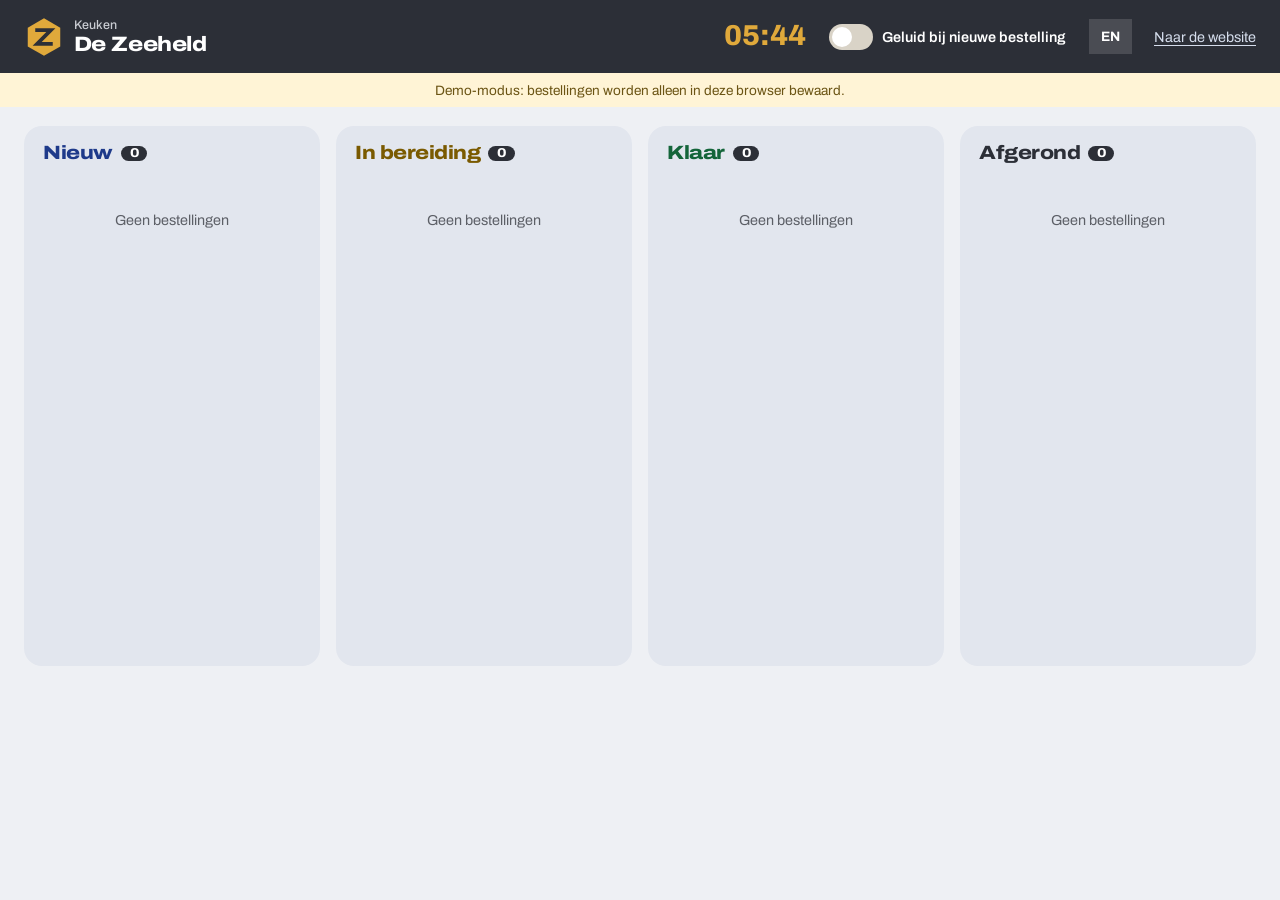
<file: keuken.html>
<!doctype html>
<html lang="nl">
<head>
  <meta charset="utf-8">
  <meta name="viewport" content="width=device-width, initial-scale=1">
  <meta name="robots" content="noindex, nofollow">
  <title>Keuken · Cafetaria De Zeeheld</title>
  <link rel="icon" href="img/favicon.svg" type="image/svg+xml">
  <link rel="preconnect" href="https://fonts.googleapis.com">
  <link rel="preconnect" href="https://fonts.gstatic.com" crossorigin>
  <link href="https://fonts.googleapis.com/css2?family=Archivo:wdth,wght@62..125,400..900&display=swap" rel="stylesheet">
  <link rel="stylesheet" href="css/style.css">
  <link rel="stylesheet" href="css/order.css">
  <link rel="stylesheet" href="css/kitchen.css">
</head>
<body class="kitchen">
  <header class="k-header">
    <div class="k-header__inner">
      <a href="index.html" class="logo logo--light">
        <img src="img/favicon.svg" alt="" width="40" height="40">
        <span class="logo__text"><small data-i18n="k.title">Keuken</small>De Zeeheld</span>
      </a>
      <div class="k-header__meta">
        <span class="k-clock" id="clock">--:--</span>
        <label class="toggle toggle--light">
          <input type="checkbox" id="sound">
          <span class="toggle__track"></span>
          <span data-i18n="k.sound">Geluid bij nieuwe bestelling</span>
        </label>
        <button class="lang lang--light" id="lang" type="button">EN</button>
        <a class="k-back" href="index.html" data-i18n="k.back">Naar de website</a>
      </div>
    </div>
    <p class="k-demo" data-i18n="k.demo">Demo-modus: bestellingen worden alleen in deze browser bewaard.</p>
  </header>

  <main class="board" id="board"></main>

  <script src="js/i18n.js"></script>
  <script src="js/shop.js"></script>
  <script src="js/kitchen.js"></script>
</body>
</html>
</file>
<file: css/style.css>
/*
  De Zeeheld: de huisstijl komt van de vloer van de zaak.
  Zeshoekige tegels in mosterd, oranje, leisteen en lichtgrijs, met witte muren erboven.
  Vlakken worden gescheiden door een stap in kleur, niet door lijnen of schaduwen.
*/
:root {
  --white: #fbfaf8;        /* de muren */
  --tile-light: #efebe4;   /* lichte tegel, een stap donkerder dan de muur */
  --tile-grey: #d9d3c7;
  --stone: #a9a49b;
  --mustard: #e0a93b;
  --mustard-light: #f0c870;
  --mustard-dark: #a87a1c;
  --mustard-soft: #f6e7c4;
  --orange: #d46a2c;
  --orange-deep: #b54e1b;  /* knoppen en het kortingsvlak */
  --slate: #3f4350;        /* donkere tegel */
  --slate-2: #2c2f37;      /* stoelen */
  --ink: #26282e;
  --muted: #5c5f66;
  --line: #dcd6cb;
  --paper: #ffffff;
  --green: #2f7d55;
  --radius: 0;
  --shadow: 0 18px 40px -16px rgba(38, 40, 46, .45);  /* alleen voor wat echt zweeft */
  --ease-out: cubic-bezier(.16, 1, .3, 1);
  --font-display: "Archivo", system-ui, sans-serif;
  --font-body: "Archivo", system-ui, -apple-system, "Segoe UI", sans-serif;
}

*, *::before, *::after { box-sizing: border-box; }
html { scroll-behavior: smooth; scroll-padding-top: 84px; scrollbar-color: var(--slate) var(--tile-light); }
body {
  margin: 0;
  font-family: var(--font-body);
  font-size: 17px;
  line-height: 1.55;
  color: var(--ink);
  background: var(--white);
  caret-color: var(--orange-deep);
  -webkit-font-smoothing: antialiased;
}
::selection { background: var(--mustard); color: var(--ink); }
img, svg { display: block; max-width: 100%; }
a { color: inherit; text-underline-offset: .2em; text-decoration-thickness: 1px; }
h1, h2, h3 {
  font-family: var(--font-display);
  font-weight: 800; font-stretch: 118%;
  line-height: .98; letter-spacing: -.025em;
  margin: 0; text-wrap: balance;
}
h2 { font-size: clamp(2.3rem, 5vw, 4rem); color: var(--slate-2); }
:focus-visible { outline: 3px solid var(--orange); outline-offset: 2px; }

.container { width: min(1200px, 100% - 32px); margin-inline: auto; }
.section-head { margin-bottom: 2.6rem; max-width: 46rem; }
.section-lead { max-width: 40rem; margin: 1rem 0 0; font-size: 1.12rem; }

.ico { width: 20px; height: 20px; flex: none; fill: none; stroke: currentColor; stroke-width: 2; stroke-linecap: round; stroke-linejoin: round; }

/* Knoppen: vlak, één kleur, rechte hoeken zoals een tegel */
.btn {
  display: inline-flex; align-items: center; justify-content: center; gap: .5rem;
  padding: .95rem 1.6rem;
  border-radius: var(--radius);
  font: inherit; font-weight: 700;
  text-decoration: none;
  border: 2px solid transparent;
  cursor: pointer;
  transition: transform .15s var(--ease-out), background .15s ease, color .15s ease;
}
.btn:active { transform: translateY(2px) scale(.98); }
.btn--primary { background: var(--orange-deep); color: #fff; }
.btn--primary:hover { background: #973f14; }
.btn--outline { color: var(--slate-2); border-color: var(--slate-2); }
.btn--outline:hover { background: var(--slate-2); color: #fff; }

/* Bovenbalk */
.topbar { background: var(--slate-2); color: #d4d6db; font-size: .85rem; }
.topbar__inner { display: flex; justify-content: space-between; align-items: center; gap: 1rem; padding: .45rem 0; }
.topbar__phone { display: inline-flex; align-items: center; gap: .4rem; text-decoration: none; font-weight: 700; color: #fff; white-space: nowrap; }
.topbar__phone .ico { width: 15px; height: 15px; }
.status { display: inline-flex; align-items: center; gap: .5rem; }
.status__dot { width: 9px; height: 9px; border-radius: 50%; background: #9aa0a8; flex: none; }
.status.is-open .status__dot { background: #5ad48a; box-shadow: 0 0 0 0 rgba(90,212,138,.7); animation: pulse 2s infinite; }
.status.is-closed .status__dot { background: #f08a5e; }
@keyframes pulse { 70% { box-shadow: 0 0 0 8px rgba(90,212,138,0); } 100% { box-shadow: 0 0 0 0 rgba(90,212,138,0); } }

/* Header */
.header {
  position: sticky; top: 0; z-index: 50;
  background: var(--white);
  transition: box-shadow .2s;
}
.header.is-scrolled { box-shadow: 0 10px 24px -18px rgba(38,40,46,.55); }
.header__inner { display: flex; align-items: center; justify-content: space-between; height: 72px; gap: 1rem; }
.logo { display: flex; align-items: center; gap: .6rem; text-decoration: none; color: var(--slate-2); }
.logo__text { font-weight: 800; font-stretch: 118%; font-size: 1.3rem; line-height: 1; letter-spacing: -.02em; }
.logo__text small { display: block; font-weight: 500; font-stretch: 100%; font-size: .78rem; letter-spacing: 0; color: var(--muted); margin-bottom: 3px; }

.nav { display: flex; gap: 1.8rem; }
.nav a { text-decoration: none; font-weight: 500; color: var(--slate-2); position: relative; }
.nav a::after { content: ""; position: absolute; left: 0; right: 100%; bottom: -5px; height: 3px; background: var(--mustard); transition: right .25s var(--ease-out); }
.nav a:hover::after, .nav a:focus-visible::after { right: 0; }

.header__actions { display: flex; align-items: center; gap: .5rem; }
.lang {
  font: inherit; font-size: .85rem; font-weight: 700;
  padding: .45rem .75rem; border-radius: var(--radius);
  border: 0; background: var(--tile-light); color: var(--slate-2); cursor: pointer;
  transition: background .15s, color .15s;
}
.lang:hover { background: var(--slate-2); color: #fff; }
.burger { display: none; width: 44px; height: 44px; border: 0; background: transparent; cursor: pointer; padding: 10px; }
.burger span { display: block; height: 3px; margin: 5px 0; background: var(--slate-2); transition: transform .2s, opacity .2s; }
.burger[aria-expanded="true"] span:nth-child(1) { transform: translateY(8px) rotate(45deg); }
.burger[aria-expanded="true"] span:nth-child(2) { opacity: 0; }
.burger[aria-expanded="true"] span:nth-child(3) { transform: translateY(-8px) rotate(-45deg); }

/* Hero */
.hero__inner {
  display: grid; grid-template-columns: .9fr 1.1fr; gap: 2.4rem 3.5rem;
  align-items: start;
  padding-block: 2.8rem 3.5rem;
}
.hero__title {
  grid-column: 1 / -1;
  font-size: clamp(2.4rem, 8.4vw, 7.4rem);
  line-height: .92; letter-spacing: -.035em;
  color: var(--slate-2);
}
.hero__lead { font-size: 1.15rem; max-width: 33rem; margin: 0 0 2.1rem; }
.hero__cta { display: flex; flex-wrap: wrap; gap: .8rem; }
.hero__ready {
  display: inline-block;
  margin: 1.2rem 0 0; padding: .55rem .9rem;
  background: var(--mustard-soft); color: var(--slate-2);
  font-weight: 700;
}
.hero__ready[hidden] { display: none; }
.hero__meta { display: flex; flex-wrap: wrap; align-items: center; gap: .6rem 1.6rem; margin-top: 1.6rem; color: var(--muted); font-size: .95rem; }
.rating { display: inline-flex; align-items: center; gap: .45rem; text-decoration: none; }
.rating:hover strong { text-decoration: underline; }
.rating strong { color: var(--slate-2); }
.price { font-weight: 500; }

.hero__photo { position: relative; margin: 0; aspect-ratio: 5 / 4; overflow: hidden; background: var(--tile-grey); }
.hero__photo img { width: 100%; height: 100%; object-fit: cover; object-position: 30% 60%; }
.hero__photo figcaption { position: absolute; left: 0; bottom: 0; padding: .35rem .7rem; background: var(--white); font-size: .8rem; color: var(--muted); }

/* Sterren: grijze rij met een gekleurde rij erover, afgekapt op de score */
.stars {
  --percent: calc(var(--rating) / 5 * 100%);
  position: relative; display: inline-block;
  font-size: 1.05rem; letter-spacing: 2px; line-height: 1;
  color: var(--tile-grey); white-space: nowrap;
}
.stars::before {
  content: "★★★★★";
  position: absolute; left: 0; top: 0;
  width: var(--percent); overflow: hidden;
  color: var(--mustard);
}
.stars--lg { font-size: 1.5rem; }

/* De tegelvloer, door main.js gelegd. Zonder script blijft het een effen vlak. */
.floor { height: 150px; background: var(--slate); overflow: hidden; }
.floor svg { width: 100%; height: 100%; }
.floor polygon { transform-box: fill-box; transform-origin: center; }
@media (prefers-reduced-motion: no-preference) {
  .floor.is-laying polygon { animation: lay .6s var(--ease-out) both; animation-delay: calc(var(--d) * 1ms); }
  .hero__text > * { animation: rise .8s var(--ease-out) both; }
  .hero__title { animation: rise .8s var(--ease-out) both; }
  .hero__text > :nth-child(1) { animation-delay: .08s; }
  .hero__text > :nth-child(2) { animation-delay: .15s; }
  .hero__text > :nth-child(3) { animation-delay: .22s; }
  .hero__text > :nth-child(4) { animation-delay: .29s; }
  .hero__photo img { animation: settle 1.6s .1s var(--ease-out) both; }
}
@keyframes lay { from { transform: scale(.2) rotate(-30deg); opacity: 0; } to { transform: none; opacity: 1; } }
@keyframes rise { from { transform: translateY(22px); opacity: 0; } to { transform: none; opacity: 1; } }
@keyframes settle { from { transform: scale(1.07); } to { transform: none; } }

/* Diensten: vier feiten op de lichte tegel */
.services { background: var(--tile-light); }
.services__grid { display: grid; grid-template-columns: repeat(4, 1fr); gap: 2rem; padding-block: 1.8rem; }
.service strong { display: block; font-weight: 800; font-stretch: 112%; font-size: 1.15rem; color: var(--slate-2); line-height: 1.2; }
.service small { font-size: .92rem; }

/* Ledenkorting: een vol oranje vlak */
.promo { background: var(--orange-deep); color: #fff; }
.promo__inner {
  display: grid; grid-template-columns: auto 1fr auto; align-items: center; gap: 1.5rem 3rem;
  padding-block: 3.5rem;
}
.promo__badge {
  font-weight: 900; font-stretch: 125%;
  font-size: clamp(4rem, 10vw, 8.5rem); line-height: .85; letter-spacing: -.04em;
  color: var(--mustard-light);
}
.promo__text h2 { color: #fff; font-size: clamp(1.7rem, 3.2vw, 2.6rem); }
.promo__text p { margin: .7rem 0 0; color: #fff; max-width: 34rem; }
.promo .btn--primary { background: var(--slate-2); }
.promo .btn--primary:hover { background: #000; }

/* Menu */
.menu { padding: 8rem 0 5rem; }
.menu__tools {
  position: sticky; top: 72px; z-index: 20;
  background: var(--white);
  padding: .9rem 0;
  margin-bottom: 1.6rem;
}
.chips { display: flex; gap: .45rem; overflow-x: auto; scrollbar-width: none; padding-bottom: .2rem; }
.chips::-webkit-scrollbar { display: none; }
.chip {
  flex: none;
  font: inherit; font-size: .92rem; font-weight: 600;
  padding: .55rem 1rem; border-radius: var(--radius);
  border: 0; background: var(--tile-light); color: var(--slate-2);
  cursor: pointer; white-space: nowrap;
  transition: background .15s, color .15s;
}
.chip:hover { background: var(--tile-grey); }
.chip.is-active { background: var(--slate-2); color: #fff; }
.menu__filters { display: flex; flex-wrap: wrap; align-items: center; gap: 1rem 1.5rem; margin-top: .8rem; }
.search {
  flex: 1 1 260px; max-width: 380px;
  display: flex; align-items: center; gap: .55rem;
  padding: .6rem .9rem; border-radius: var(--radius);
  background: var(--paper); border: 2px solid var(--tile-grey);
  color: var(--muted);
}
.search:focus-within { border-color: var(--slate-2); }
.search input { border: 0; outline: 0; background: transparent; font: inherit; width: 100%; color: var(--ink); }
.search input::placeholder { color: var(--muted); }
.toggle { display: inline-flex; align-items: center; gap: .6rem; font-weight: 600; color: var(--slate-2); cursor: pointer; user-select: none; }
.toggle input { position: absolute; opacity: 0; pointer-events: none; }
.toggle__track { width: 44px; height: 26px; border-radius: 999px; background: var(--tile-grey); position: relative; transition: background .2s; }
.toggle__track::after { content: ""; position: absolute; top: 3px; left: 3px; width: 20px; height: 20px; border-radius: 50%; background: #fff; transition: transform .2s var(--ease-out); }
.toggle input:checked + .toggle__track { background: var(--green); }
.toggle input:checked + .toggle__track::after { transform: translateX(18px); }
.toggle input:focus-visible + .toggle__track { outline: 3px solid var(--orange); outline-offset: 2px; }

.menu__grid { columns: 2 380px; column-gap: 1.5rem; }

/* Elke categorie krijgt de kleur van een andere tegel */
.cat {
  --cat-bg: var(--mustard); --cat-fg: var(--slate-2);
  break-inside: avoid;
  background: var(--tile-light);
  overflow: hidden;
  margin-bottom: 1.5rem;
}
.cat:nth-child(4n+2) { --cat-bg: var(--slate); --cat-fg: #fff; }
.cat:nth-child(4n+3) { --cat-bg: var(--orange-deep); --cat-fg: #fff; }
.cat:nth-child(4n+4) { --cat-bg: var(--tile-grey); --cat-fg: var(--slate-2); }
.cat__head {
  display: flex; align-items: baseline; gap: .8rem;
  padding: 1.1rem 1.4rem 1rem;
  background: var(--cat-bg); color: var(--cat-fg);
}
.cat h3 { font-size: 1.65rem; }
.cat__count { margin-left: auto; font-size: .85rem; font-weight: 600; white-space: nowrap; }
.cat__note { margin: 1rem 1.4rem 0; padding: .6rem .9rem; background: var(--mustard-soft); font-size: .9rem; color: #5c4710; }
.cat ul { list-style: none; margin: 0; padding: .7rem 1.4rem 1rem; }
.item { display: flex; align-items: baseline; gap: .5rem; padding: .38rem 0; }
.item__name { font-weight: 500; }
.item__dots { flex: 1; border-bottom: 2px dotted var(--stone); transform: translateY(-4px); min-width: 1rem; }
.item__price { font-weight: 700; color: var(--slate-2); font-variant-numeric: tabular-nums; white-space: nowrap; }
.veg { display: inline-block; margin-left: .35rem; font-size: .68rem; font-weight: 700; color: #fff; background: var(--green); padding: .05rem .32rem; vertical-align: 2px; }
mark { background: var(--mustard-light); color: inherit; padding: 0 1px; }
.menu__empty { text-align: center; color: var(--muted); padding: 2rem 0; }

.cat__photo { position: relative; margin: 0; aspect-ratio: 16 / 9; overflow: hidden; background: var(--tile-grey); }
.cat__photo img { width: 100%; height: 100%; object-fit: cover; }
.cat__photo figcaption { position: absolute; right: 0; bottom: 0; font-size: .72rem; color: var(--muted); background: var(--white); padding: .15rem .5rem; }

.extras { margin-top: .5rem; padding: 1.6rem 1.8rem; background: var(--mustard); color: var(--slate-2); }
.extras strong { font-weight: 800; font-stretch: 112%; font-size: 1.35rem; line-height: 1.2; }
.extras p { margin: .35rem 0 0; }
.menu__legal { margin-top: 1rem; font-size: .85rem; color: var(--muted); }

/* Reviews: op de donkere tegel */
.reviews { padding: 7.5rem 0; background: var(--slate); color: #eceef1; }
.reviews h2 { color: #fff; }
.reviews__head { display: flex; flex-wrap: wrap; justify-content: space-between; align-items: flex-end; gap: 1.5rem; margin-bottom: 3.5rem; }
.reviews__head .section-head { margin: 0; }
.score { display: flex; align-items: center; gap: 1rem; }
.score > strong { font-weight: 900; font-stretch: 125%; font-size: 5rem; color: var(--mustard); line-height: .9; letter-spacing: -.04em; }
.score small { display: block; color: #d4d6db; }
.reviews .stars { color: rgba(255,255,255,.25); }
.reviews__grid { display: grid; grid-template-columns: repeat(3, 1fr); gap: 3rem; }
.review { margin: 0; display: flex; flex-direction: column; gap: 1.2rem; }
.review blockquote { margin: 0; flex: 1; font-weight: 600; font-stretch: 106%; font-size: 1.4rem; line-height: 1.3; letter-spacing: -.01em; color: #fff; }
.review figcaption { display: flex; align-items: center; gap: .6rem; font-weight: 700; color: #fff; }
.review figcaption small { font-weight: 400; color: #d4d6db; }
.avatar { width: 36px; height: 36px; border-radius: 50%; background: var(--mustard); color: var(--slate-2); display: grid; place-items: center; font-size: .75rem; font-weight: 800; }

/* Galerij */
.gallery { padding: 7.5rem 0 1rem; }
.gallery__grid { display: grid; grid-template-columns: repeat(3, 1fr); grid-auto-rows: 210px; gap: .6rem; }
.gallery__item { position: relative; padding: 0; border: 0; cursor: zoom-in; overflow: hidden; background: var(--tile-grey); }
.gallery__item img { width: 100%; height: 100%; object-fit: cover; transition: transform .7s var(--ease-out); }
.gallery__item:hover img, .gallery__item:focus-visible img { transform: scale(1.04); }
.gallery__item:focus-visible { outline: 3px solid var(--orange); outline-offset: 3px; }
.gallery__item--big { grid-column: span 2; grid-row: span 2; }

.lightbox {
  position: fixed; inset: 0; z-index: 120;
  display: flex; align-items: center; justify-content: center; gap: 1rem;
  padding: 16px;
  background: rgba(34, 36, 42, .95);
}
.lightbox[hidden] { display: none; }
.lightbox__figure { margin: 0; max-width: min(1000px, 100%); text-align: center; }
.lightbox__figure img { max-width: 100%; max-height: 78vh; margin: 0 auto; }
.lightbox__figure figcaption { margin-top: .8rem; color: #d4d6db; font-size: .95rem; }
.lightbox__btn {
  flex: none; width: 48px; height: 48px; border-radius: 50%;
  border: 0; background: rgba(255,255,255,.14); color: #fff;
  cursor: pointer; display: grid; place-items: center;
  transition: background .15s;
}
.lightbox__btn .ico { width: 24px; height: 24px; }
.lightbox__btn:hover { background: rgba(255,255,255,.28); }
.lightbox__close { position: absolute; top: 16px; right: 16px; }

/* Info */
.info { padding: 6rem 0 7rem; }
.info__grid { display: grid; grid-template-columns: 1fr 1fr; gap: 1.5rem; }
.card { background: var(--tile-light); padding: 2rem; }
.card h2 { font-size: 2.3rem; margin-bottom: 1.3rem; }

/* Openingstijden op de mosterdgele tegel */
.hours { align-self: start; background: var(--mustard); color: var(--slate-2); }
.hours table { width: 100%; border-collapse: collapse; }
.hours td { padding: .65rem .55rem; border-bottom: 2px solid rgba(44,47,55,.12); }
.hours tr:last-child td { border-bottom: 0; }
.hours td:last-child { text-align: right; font-variant-numeric: tabular-nums; font-weight: 600; }
.hours tr.is-today td { font-weight: 800; background: var(--slate-2); color: #fff; }
.today-tag { margin-left: .5rem; font-size: .75rem; font-weight: 700; background: var(--mustard); color: var(--slate-2); padding: .05rem .4rem; vertical-align: 1px; }

.contact__photo { position: relative; margin: -2rem -2rem 1.5rem; aspect-ratio: 16 / 9; overflow: hidden; }
.contact__photo img { width: 100%; height: 100%; object-fit: cover; object-position: center 35%; }
.contact__photo figcaption { position: absolute; left: 0; bottom: 0; padding: .3rem .7rem; background: var(--slate-2); color: #fff; font-size: .82rem; font-weight: 500; }
.contact__list { list-style: none; margin: 0 0 1.5rem; padding: 0; display: grid; gap: 1.1rem; }
.contact__list li { display: flex; gap: .9rem; align-items: flex-start; }
.contact__list li > .ico { margin-top: .2rem; color: var(--orange-deep); }
.contact__list a { text-decoration: none; color: var(--slate-2); }
.contact__list a:hover { text-decoration: underline; }
.contact__list small { color: var(--muted); }
.contact__cta { display: flex; flex-wrap: wrap; gap: .8rem; }

.map { grid-column: 1 / -1; overflow: hidden; min-height: 340px; background: var(--tile-light); }
.map iframe { width: 100%; height: 100%; min-height: 340px; border: 0; display: block; }

/* Footer: de vloer komt terug, met de naam over de volle breedte */
.footer { background: var(--slate-2); color: #c9ccd2; padding: 0 0 5.5rem; font-size: .95rem; }
.footer .floor { height: 110px; margin-bottom: 3rem; }
.footer__name {
  margin: 0 0 2.4rem;
  font-weight: 900; font-stretch: 125%;
  font-size: clamp(3rem, 12.5vw, 10.5rem); line-height: .85; letter-spacing: -.045em;
  color: var(--mustard);
}
.footer__inner { display: flex; flex-wrap: wrap; align-items: baseline; justify-content: space-between; gap: .6rem 2rem; }
.footer p { margin: 0; }
.footer a { color: #fff; }
.footer__copy { opacity: .7; font-size: .85rem; }

/* Belknop (mobiel) */
.fab {
  display: none;
  position: fixed; right: 16px; bottom: 16px; z-index: 60;
  width: 58px; height: 58px; border-radius: 50%;
  place-items: center; text-decoration: none;
  background: var(--orange-deep); color: #fff;
  box-shadow: var(--shadow);
}
.fab .ico { width: 24px; height: 24px; }

@media (prefers-reduced-motion: reduce) {
  html { scroll-behavior: auto; }
  .status.is-open .status__dot { animation: none; }
  .gallery__item img { transition: none; }
}

/* Responsive */
@media (max-width: 960px) {
  .hero__inner { grid-template-columns: 1fr; gap: 2.2rem; padding-top: 2.2rem; }
  .hero__photo { aspect-ratio: 16 / 10; }
  .services__grid { grid-template-columns: repeat(2, 1fr); gap: 1.2rem 2rem; }
  .promo__inner { grid-template-columns: auto 1fr; }
  .promo__inner .btn { grid-column: 1 / -1; justify-self: start; }
  .reviews__grid { grid-template-columns: 1fr; gap: 2.5rem; }
}

@media (max-width: 760px) {
  body { font-size: 16px; }
  .nav {
    position: fixed; inset: 72px 0 auto 0;
    flex-direction: column; gap: 0;
    background: var(--white);
    box-shadow: var(--shadow);
    transform: translateY(-100%); visibility: hidden;
    transition: transform .25s ease, visibility .25s;
    z-index: -1;
  }
  .nav.is-open { transform: none; visibility: visible; }
  .nav a { padding: 1rem 16px; }
  .nav a + a { box-shadow: inset 0 2px 0 var(--tile-light); }
  .nav a::after { display: none; }
  .burger { display: block; }
  .logo__text { font-size: 1.1rem; white-space: nowrap; }
  .hero__cta .btn { flex: 1 1 auto; }
  .floor { height: 110px; }
  .promo__inner { grid-template-columns: 1fr; padding-block: 3rem; gap: 1rem; }
  .promo__inner .btn { width: 100%; }
  .menu { padding: 5.5rem 0 4rem; }
  .menu__grid { columns: 1; }
  .cat__head, .cat ul { padding-inline: 1.1rem; }
  .cat__note { margin-inline: 1.1rem; }
  .reviews { padding: 5.5rem 0; }
  .score > strong { font-size: 4rem; }
  .gallery { padding-top: 5.5rem; }
  .gallery__grid { grid-template-columns: 1fr 1fr; grid-auto-rows: 140px; gap: .4rem; }
  .gallery__item--big { grid-column: span 2; grid-row: span 2; }
  .gallery__item:last-child { grid-column: span 2; }
  .lightbox__prev, .lightbox__next { position: absolute; bottom: 20px; }
  .lightbox__prev { left: calc(50% - 60px); }
  .lightbox__next { right: calc(50% - 60px); }
  .search { max-width: none; }
  .info { padding: 4.5rem 0 5rem; }
  .info__grid { grid-template-columns: 1fr; }
  .card { padding: 1.5rem; }
  .contact__photo { margin: -1.5rem -1.5rem 1.3rem; }
  .footer .floor { height: 80px; }
  .footer__inner { flex-direction: column; }
  .fab { display: grid; }
  .topbar__phone { display: none; }
}
</file>
<file: css/order.css>
/* Bestellen: header-knoppen, mandje, afrekenen, account en bestelstatus */

.btn--block { width: 100%; }
.icon-btn {
  width: 40px; height: 40px; border-radius: 50%;
  border: 0; background: var(--tile-light); color: var(--slate-2);
  cursor: pointer; display: grid; place-items: center; flex: none;
}
.icon-btn:hover { background: var(--line); }
.link-btn { border: 0; background: none; padding: 0; font: inherit; font-weight: 700; color: var(--slate-2); text-decoration: underline; cursor: pointer; }
.muted { color: var(--muted); }
body.no-scroll { overflow: hidden; }

/* Header: account + mandje */
.account-btn {
  display: inline-flex; align-items: center; gap: .4rem;
  font: inherit; font-size: .9rem; font-weight: 700;
  padding: .4rem .9rem; border-radius: var(--radius);
  border: 2px solid var(--slate-2); background: transparent; color: var(--slate-2); cursor: pointer;
  max-width: 160px;
}
.account-btn span:last-child { overflow: hidden; text-overflow: ellipsis; white-space: nowrap; }
.account-btn:hover { background: var(--slate-2); color: var(--tile-light); }
.account-btn.is-member { border-color: var(--mustard-dark); background: #f6ecd4; }
.account-btn.is-member:hover { background: var(--mustard); color: var(--slate-2); }
.cart-btn {
  position: relative;
  width: 44px; height: 44px; border-radius: var(--radius);
  border: 0; background: var(--slate-2); color: var(--mustard-light); font-size: 1.15rem; cursor: pointer;
  display: grid; place-items: center;
}
.cart-btn:hover { background: var(--slate); }
.cart-btn__count {
  position: absolute; top: -4px; right: -4px;
  min-width: 22px; height: 22px; padding: 0 6px; border-radius: 999px;
  background: var(--orange-deep); color: #fff; font-size: .75rem; font-weight: 700;
  display: grid; place-items: center; border: 2px solid var(--tile-light);
}
.icon-btn .ico { width: 18px; height: 18px; }
.cart-btn__count[hidden] { display: none; }

/* Strook met actieve bestelling */
.order-strip {
  position: sticky; top: 72px; z-index: 40;
  width: 100%; border: 0; cursor: pointer;
  display: flex; justify-content: center; align-items: center; gap: .4rem 1rem; flex-wrap: wrap;
  padding: .6rem 16px;
  background: var(--mustard); color: var(--slate-2);
  font: inherit; font-weight: 700; font-size: .95rem;
}
.order-strip[hidden] { display: none; }
.order-strip.is-ready { background: #4ade80; animation: glow 1.6s ease-in-out infinite; }
.order-strip__cta { text-decoration: underline; }
@keyframes glow { 50% { background: #86efac; } }

/* +-knop in het menu */
.item { align-items: center; }
.item__dots { transform: translateY(3px); }
.add {
  flex: none;
  width: 32px; height: 32px; border-radius: var(--radius);
  border: 1.5px solid var(--slate-2); background: transparent; color: var(--slate-2);
  font: inherit; font-weight: 700; font-size: 1.05rem; line-height: 1;
  cursor: pointer; display: grid; place-items: center;
  margin-left: .25rem;
  transition: background .15s, color .15s;
}
.add:hover { background: var(--slate-2); color: var(--mustard-light); }
.add.has-qty { background: var(--mustard); border-color: var(--mustard-dark); color: var(--slate-2); font-size: .9rem; }
.add.pop { animation: pop .3s ease; }
@keyframes pop { 50% { transform: scale(1.25); } }

/* Mandje-balk onderaan */
.cart-bar {
  position: fixed; left: 50%; bottom: 18px; z-index: 60;
  transform: translateX(-50%);
  display: flex; align-items: center; gap: 1rem;
  padding: .75rem .9rem .75rem .75rem;
  border: 0; border-radius: var(--radius); cursor: pointer;
  background: var(--slate-2); color: #fff;
  font: inherit; font-weight: 600;
  box-shadow: 0 14px 30px -10px rgba(20,40,75,.6);
  width: max-content; max-width: calc(100% - 32px);
}
.cart-bar[hidden] { display: none; }
.cart-bar strong { background: var(--mustard-light); color: var(--slate-2); padding: .3rem .8rem; border-radius: 4px; }
.cart-bar__count { min-width: 30px; height: 30px; border-radius: 50%; background: rgba(255,255,255,.15); display: grid; place-items: center; font-weight: 700; }
.cart-bar:hover { background: var(--slate); }
body.no-scroll .cart-bar { display: none; }

/* Overlay, lade en vensters */
.overlay {
  position: fixed; inset: 0; z-index: 80;
  background: rgba(14, 24, 44, .55);
  opacity: 0; transition: opacity .25s;
}
.overlay.is-open { opacity: 1; }
.overlay[hidden], .drawer[hidden], .modal[hidden], .toast[hidden] { display: none; }

.drawer {
  position: fixed; top: 0; right: 0; bottom: 0; z-index: 90;
  width: min(440px, 100%);
  background: var(--paper);
  display: flex; flex-direction: column;
  box-shadow: -20px 0 40px -20px rgba(0,0,0,.4);
  transform: translateX(100%); transition: transform .25s ease;
}
.drawer.is-open { transform: none; }
.drawer__head { display: flex; align-items: center; justify-content: space-between; gap: 1rem; padding: 1.1rem 1.4rem; border-bottom: 1px solid var(--line); }
.drawer__head h2 { font-size: 1.5rem; }
.drawer__body { flex: 1; overflow-y: auto; padding: 1.2rem 1.4rem 2rem; overscroll-behavior: contain; }

.modal {
  position: fixed; inset: 0; z-index: 90;
  display: grid; place-items: center;
  padding: 16px;
  pointer-events: none;
}
.modal__box {
  position: relative;
  width: min(460px, 100%);
  max-height: calc(100vh - 32px); overflow-y: auto;
  background: var(--paper);
  border-radius: 22px;
  padding: 2rem 1.8rem 1.6rem;
  box-shadow: 0 30px 60px -20px rgba(0,0,0,.45);
  pointer-events: auto;
  opacity: 0; transform: translateY(16px) scale(.98);
  transition: opacity .22s ease, transform .22s ease;
}
.modal.is-open .modal__box { opacity: 1; transform: none; }
.modal__close { position: absolute; top: 14px; right: 14px; }
.modal h2 { font-size: 1.7rem; padding-right: 2.5rem; }

/* Mandje-inhoud */
.cart-empty { text-align: center; padding: 3rem 1rem; color: var(--muted); }
.cart-empty[hidden], .checkout[hidden] { display: none; }
.cart-empty > span { font-size: 3rem; }
.cart-items { list-style: none; margin: 0 0 1rem; padding: 0; }
.cart-item { display: grid; grid-template-columns: 1fr auto auto; align-items: center; gap: .8rem; padding: .75rem 0; border-bottom: 1px dashed var(--line); }
.cart-item__info { display: flex; flex-direction: column; line-height: 1.3; min-width: 0; }
.cart-item__info strong { font-weight: 600; }
.cart-item__info small { color: var(--muted); }
.cart-item__total { min-width: 64px; text-align: right; font-variant-numeric: tabular-nums; color: var(--slate-2); }
.qty { display: inline-flex; align-items: center; gap: .1rem; background: var(--tile-light); border-radius: 999px; padding: 3px; }
.qty button { width: 30px; height: 30px; border-radius: 50%; border: 0; background: var(--paper); color: var(--slate-2); font: inherit; font-weight: 700; cursor: pointer; }
.qty button:hover { background: var(--slate-2); color: #fff; }
.qty span { min-width: 24px; text-align: center; font-weight: 700; font-variant-numeric: tabular-nums; }

.checkout fieldset { border: 0; margin: 0 0 1.3rem; padding: 0; min-width: 0; }
.checkout legend { font-family: var(--font-display); font-weight: 600; font-size: 1.15rem; color: var(--slate-2); margin-bottom: .6rem; padding: 0; }
.field { display: flex; flex-direction: column; gap: .25rem; margin-bottom: .8rem; font-size: .9rem; font-weight: 600; color: var(--slate-2); }
.field input, .field textarea, .radio select {
  font: inherit; font-weight: 400; color: var(--ink);
  padding: .7rem .9rem; border-radius: 12px;
  border: 1.5px solid var(--line); background: #fff;
  width: 100%;
}
.field textarea { resize: vertical; }
.field input:focus, .field textarea:focus, .radio select:focus { outline: none; border-color: var(--slate-2); box-shadow: 0 0 0 3px rgba(20,40,75,.12); }
.field small { font-weight: 400; color: var(--muted); }

.radio {
  display: flex; flex-wrap: wrap; align-items: center; gap: .6rem;
  padding: .8rem .9rem; margin-bottom: .5rem;
  border: 1.5px solid var(--line); border-radius: 14px; background: #fff; cursor: pointer;
}
.radio:has(input:checked) { border-color: var(--slate-2); background: #f3f6fc; }
.radio input[type="radio"] { accent-color: var(--slate-2); width: 18px; height: 18px; margin: 0; flex: none; }
.radio > span { flex: 1 1 0; min-width: 0; }
.radio__label { display: inline-flex; align-items: center; gap: .6rem; cursor: pointer; flex: 1 1 auto; }
.radio select { width: auto; flex: 0 0 auto; padding: .45rem .7rem; cursor: pointer; }
.notice { margin: 0 0 .7rem; padding: .7rem .9rem; border-radius: 12px; background: #fff4d6; color: #6b5414; font-size: .92rem; }
.hint { margin: .3rem 0 0; font-size: .85rem; color: var(--muted); }

.totals { margin: .5rem 0 1rem; padding: 1rem 1.1rem; border-radius: 14px; background: var(--tile-light); }
.totals__row { display: flex; justify-content: space-between; gap: 1rem; padding: .2rem 0; font-variant-numeric: tabular-nums; }
.totals__row--discount { color: var(--green); font-weight: 600; }
.totals__row--total { margin-top: .4rem; padding-top: .6rem; border-top: 2px dashed var(--line); font-weight: 700; font-size: 1.15rem; color: var(--slate-2); }
.save-hint { display: flex; flex-direction: column; align-items: flex-start; gap: .3rem; margin-top: .8rem; padding: .7rem .9rem; border-radius: 12px; background: var(--mustard-soft); color: var(--slate-2); font-size: .92rem; }
.form-error { margin: 0 0 .8rem; padding: .6rem .9rem; border-radius: 12px; background: #fde4e2; color: #9b2620; font-size: .92rem; font-weight: 600; }
.form-error[hidden] { display: none; }
.fineprint { margin: .8rem 0 0; font-size: .85rem; color: var(--muted); text-align: center; }

/* Bestelstatus */
.ready-time {
  margin: 1.2rem 0; padding: 1.3rem; border-radius: 18px; text-align: center;
  background: var(--slate-2); color: #fff;
}
.ready-time small { display: block; font-size: .85rem; font-weight: 600; color: var(--mustard-light); }
.ready-time strong { display: block; font-family: var(--font-display); font-size: 3.6rem; line-height: 1.05; }
.ready-time__changed { display: inline-block; margin-top: .4rem; font-size: .8rem; background: rgba(255,255,255,.15); border-radius: 999px; padding: .15rem .7rem; }
.ready-time--ready { background: var(--green); }
.ready-time--ready small { color: #d9ffe8; }
.ready-time--cancelled { background: #8a8f9c; }
.ready-time--cancelled strong { text-decoration: line-through; }
.order-msg { margin: -.4rem 0 1rem; text-align: center; font-weight: 700; color: var(--green); }
.order-msg--cancelled { color: #9b2620; }

.steps { list-style: none; margin: 0 0 1.2rem; padding: 0; display: grid; grid-template-columns: repeat(3, 1fr); gap: .4rem; counter-reset: step; }
.steps li { position: relative; padding-top: 34px; text-align: center; font-size: .82rem; font-weight: 600; color: var(--muted); line-height: 1.25; }
.steps li::before {
  counter-increment: step; content: counter(step);
  position: absolute; top: 0; left: 50%; transform: translateX(-50%);
  width: 26px; height: 26px; border-radius: 50%;
  display: grid; place-items: center;
  background: var(--line); color: var(--muted); font-size: .8rem;
}
.steps li::after { content: ""; position: absolute; top: 12px; left: calc(50% + 17px); width: calc(100% - 34px + .4rem); height: 3px; background: var(--line); border-radius: 3px; }
.steps li:last-child::after { display: none; }
.steps li.is-done { color: var(--slate-2); }
.steps li.is-done::before { content: "✓"; background: var(--green); color: #fff; }
.steps li.is-done::after { background: var(--green); }
.steps li.is-current::before { box-shadow: 0 0 0 4px rgba(47,143,91,.25); }

.order-lines { list-style: none; margin: 0 0 .6rem; padding: 0; }
.order-lines li { display: grid; grid-template-columns: 2.2rem 1fr auto; gap: .5rem; padding: .35rem 0; border-bottom: 1px dashed var(--line); font-variant-numeric: tabular-nums; }
.order-lines li span:first-child { font-weight: 700; color: var(--slate-2); }
.order-note { margin: .4rem 0; font-size: .92rem; color: var(--muted); }

/* Account */
.tabs { display: grid; grid-template-columns: 1fr 1fr; gap: 4px; padding: 4px; border-radius: 999px; background: var(--tile-light); margin: .2rem 2.6rem 1rem 0; }
.tab { border: 0; background: transparent; font: inherit; font-weight: 700; color: var(--muted); padding: .55rem; border-radius: 999px; cursor: pointer; }
.tab.is-active { background: var(--slate-2); color: #fff; }
.perk { margin: 0 0 1.1rem; padding: .7rem .9rem; border-radius: 12px; background: #fff4d6; color: #6b5414; font-size: .95rem; }
.profile { display: flex; align-items: center; gap: 1rem; margin-bottom: 1.4rem; }
.profile h2 { padding-right: 2rem; }
.avatar--lg { width: 56px; height: 56px; font-size: 1.1rem; flex: none; }
.member-badge { display: inline-block; margin: .35rem 0 0; padding: .2rem .7rem; border-radius: 999px; background: #fff4d6; color: #6b5414; font-size: .85rem; font-weight: 700; }
.sub-title { font-size: 1.15rem; color: var(--slate-2); margin-bottom: .6rem; }
.my-orders { list-style: none; margin: 0 0 1.2rem; padding: 0; display: grid; gap: .5rem; }
.my-orders button {
  width: 100%; display: grid; grid-template-columns: 1fr auto auto; align-items: center; gap: .7rem;
  padding: .75rem .9rem; border-radius: 12px; border: 1.5px solid var(--line); background: #fff;
  font: inherit; font-size: .92rem; text-align: left; cursor: pointer; color: var(--ink);
}
.my-orders button:hover { border-color: var(--slate-2); }
.my-orders__total { font-weight: 700; color: var(--slate-2); font-variant-numeric: tabular-nums; }
.pill { font-size: .75rem; font-weight: 700; padding: .15rem .6rem; border-radius: 999px; background: var(--line); color: var(--slate-2); white-space: nowrap; }
.pill--new { background: #dbe7ff; color: #1e3a8a; }
.pill--preparing { background: #fff1c2; color: #7a5a00; }
.pill--ready { background: #c9f4d8; color: #14653a; }
.pill--done { background: #ececec; color: #555; }
.pill--cancelled { background: #fde4e2; color: #9b2620; }

/* Melding */
.toast {
  position: fixed; left: 50%; top: 90px; z-index: 100;
  transform: translate(-50%, -10px);
  padding: .8rem 1.2rem; border-radius: 14px;
  background: var(--green); color: #fff; font-weight: 700;
  box-shadow: var(--shadow);
  opacity: 0; transition: opacity .25s, transform .25s;
  max-width: calc(100% - 32px); text-align: center;
}
.toast.is-open { opacity: 1; transform: translate(-50%, 0); }

@media (max-width: 760px) {
  .account-btn { padding: .4rem .6rem; }
  .account-btn span:last-child { display: none; }
  .account-btn.is-member span:last-child { display: inline; max-width: 70px; }
  .header__actions { gap: .35rem; }
  .lang { padding: .35rem .6rem; }
  .logo { gap: .5rem; }
  .logo__text { font-size: 1.05rem; white-space: nowrap; }
  .logo img { width: 34px; height: 34px; }
  body.has-cart .fab { display: none; }
  body.has-cart .footer { padding-bottom: 7rem; }
  .cart-bar { bottom: 12px; left: 16px; right: 16px; transform: none; width: auto; max-width: none; justify-content: space-between; }
  .modal { place-items: end center; padding: 0; }
  .modal__box { width: 100%; max-height: 92vh; border-radius: 22px 22px 0 0; padding: 1.8rem 1.3rem 1.4rem; transform: translateY(40px); }
  .ready-time strong { font-size: 3rem; }
  .item { gap: .4rem; }
}
.order-thanks { margin: 0 0 .3rem; font-weight: 700; color: var(--green); }
</file>
<file: css/kitchen.css>
/* Keukenscherm */
body.kitchen { background: #eef0f4; min-height: 100vh; }

.k-header { background: var(--slate-2); color: #fff; }
.k-header__inner {
  display: flex; align-items: center; justify-content: space-between; flex-wrap: wrap; gap: 1rem;
  padding: .9rem 24px;
}
.k-header__meta { display: flex; align-items: center; flex-wrap: wrap; gap: .8rem 1.4rem; font-size: .9rem; }
.k-clock { font-family: var(--font-display); font-size: 1.8rem; font-weight: 800; color: var(--mustard); font-variant-numeric: tabular-nums; }
.k-back { color: #d5ddec; }
.toggle--light { color: #fff; }
.lang--light { background: rgba(255,255,255,.14); color: #fff; }
.logo--light { color: #fff; }
.logo--light .logo__text small { color: #c9ccd2; }
.lang--light:hover { background: #fff; color: var(--slate-2); }
.k-demo { margin: 0; padding: .4rem 24px; background: #fff4d6; color: #6b5414; font-size: .85rem; text-align: center; }

.board {
  display: grid; grid-template-columns: repeat(4, minmax(260px, 1fr)); gap: 1rem;
  padding: 1.2rem 24px 2rem;
  overflow-x: auto;
  align-items: start;
}
.column { background: #e2e6ee; border-radius: 18px; padding: .9rem; min-height: 60vh; }
.column h2 { font-size: 1.2rem; display: flex; align-items: center; gap: .5rem; margin: .2rem .3rem .9rem; }
.column__count { font-family: var(--font-body); font-size: .8rem; background: var(--slate-2); color: #fff; border-radius: 999px; padding: .1rem .55rem; }
.column--new h2 { color: #1e3a8a; }
.column--preparing h2 { color: #7a5a00; }
.column--ready h2 { color: #14653a; }
.column__list { display: grid; gap: .8rem; }
.column__empty { margin: 2rem 0; text-align: center; color: var(--muted); font-size: .9rem; }

.ticket {
  background: #fff; border-radius: 14px; padding: 1rem;
  box-shadow: 0 4px 14px -8px rgba(20,40,75,.35);
  border-top: 5px solid #94a3b8;
  font-size: .95rem;
}
.ticket--new { border-top-color: #3b82f6; animation: arrive .5s ease; }
.ticket--preparing { border-top-color: var(--mustard); }
.ticket--ready { border-top-color: var(--green); }
.ticket--done, .ticket--cancelled { opacity: .7; }
@keyframes arrive { from { transform: scale(.96); opacity: 0; } }

.ticket__head { display: flex; justify-content: space-between; align-items: flex-start; gap: .5rem; margin-bottom: .6rem; }
.ticket__no { font-family: var(--font-display); font-size: 1.7rem; color: var(--slate-2); line-height: 1; }
.ticket__time { text-align: right; font-size: .75rem; color: var(--muted); font-weight: 700; }
.ticket__time small { display: block; text-transform: none; letter-spacing: 0; color: var(--orange-deep); font-size: .8rem; }
.ticket__adjust { display: flex; align-items: center; gap: .3rem; justify-content: flex-end; margin-top: .15rem; }
.ticket__adjust b { font-family: var(--font-display); font-size: 1.6rem; color: var(--slate-2); letter-spacing: 0; line-height: 1; }
.ticket__adjust button { border: 1.5px solid var(--line); background: var(--tile-light); border-radius: 8px; font: inherit; font-size: .75rem; font-weight: 700; padding: .15rem .35rem; cursor: pointer; color: var(--slate-2); }
.ticket__adjust button:hover { border-color: var(--slate-2); }

.ticket__who { display: flex; flex-wrap: wrap; align-items: center; gap: .3rem .7rem; margin-bottom: .6rem; }
.ticket__who a { color: var(--slate-2); }
.ticket__items { list-style: none; margin: 0 0 .5rem; padding: .6rem .7rem; background: var(--tile-light); border-radius: 10px; }
.ticket__items li { padding: .15rem 0; }
.ticket__items b { display: inline-block; min-width: 1.8rem; color: var(--orange-deep); }
.ticket__note { margin: 0 0 .5rem; padding: .5rem .7rem; background: #fff4d6; border-radius: 10px; font-weight: 600; }
.ticket__foot { display: flex; justify-content: space-between; align-items: center; gap: .5rem; font-size: .82rem; color: var(--muted); }
.ticket__actions { display: flex; gap: .5rem; margin-top: .8rem; }
.ticket__actions .btn { flex: 1; padding: .6rem .8rem; font-size: .9rem; }
.ticket__actions .btn--outline { flex: 0 0 auto; }

@media (max-width: 760px) {
  .board { grid-template-columns: repeat(4, 85vw); scroll-snap-type: x mandatory; padding-inline: 16px; }
  .column { scroll-snap-align: start; }
  .k-header__inner { padding-inline: 16px; }
}
</file>
